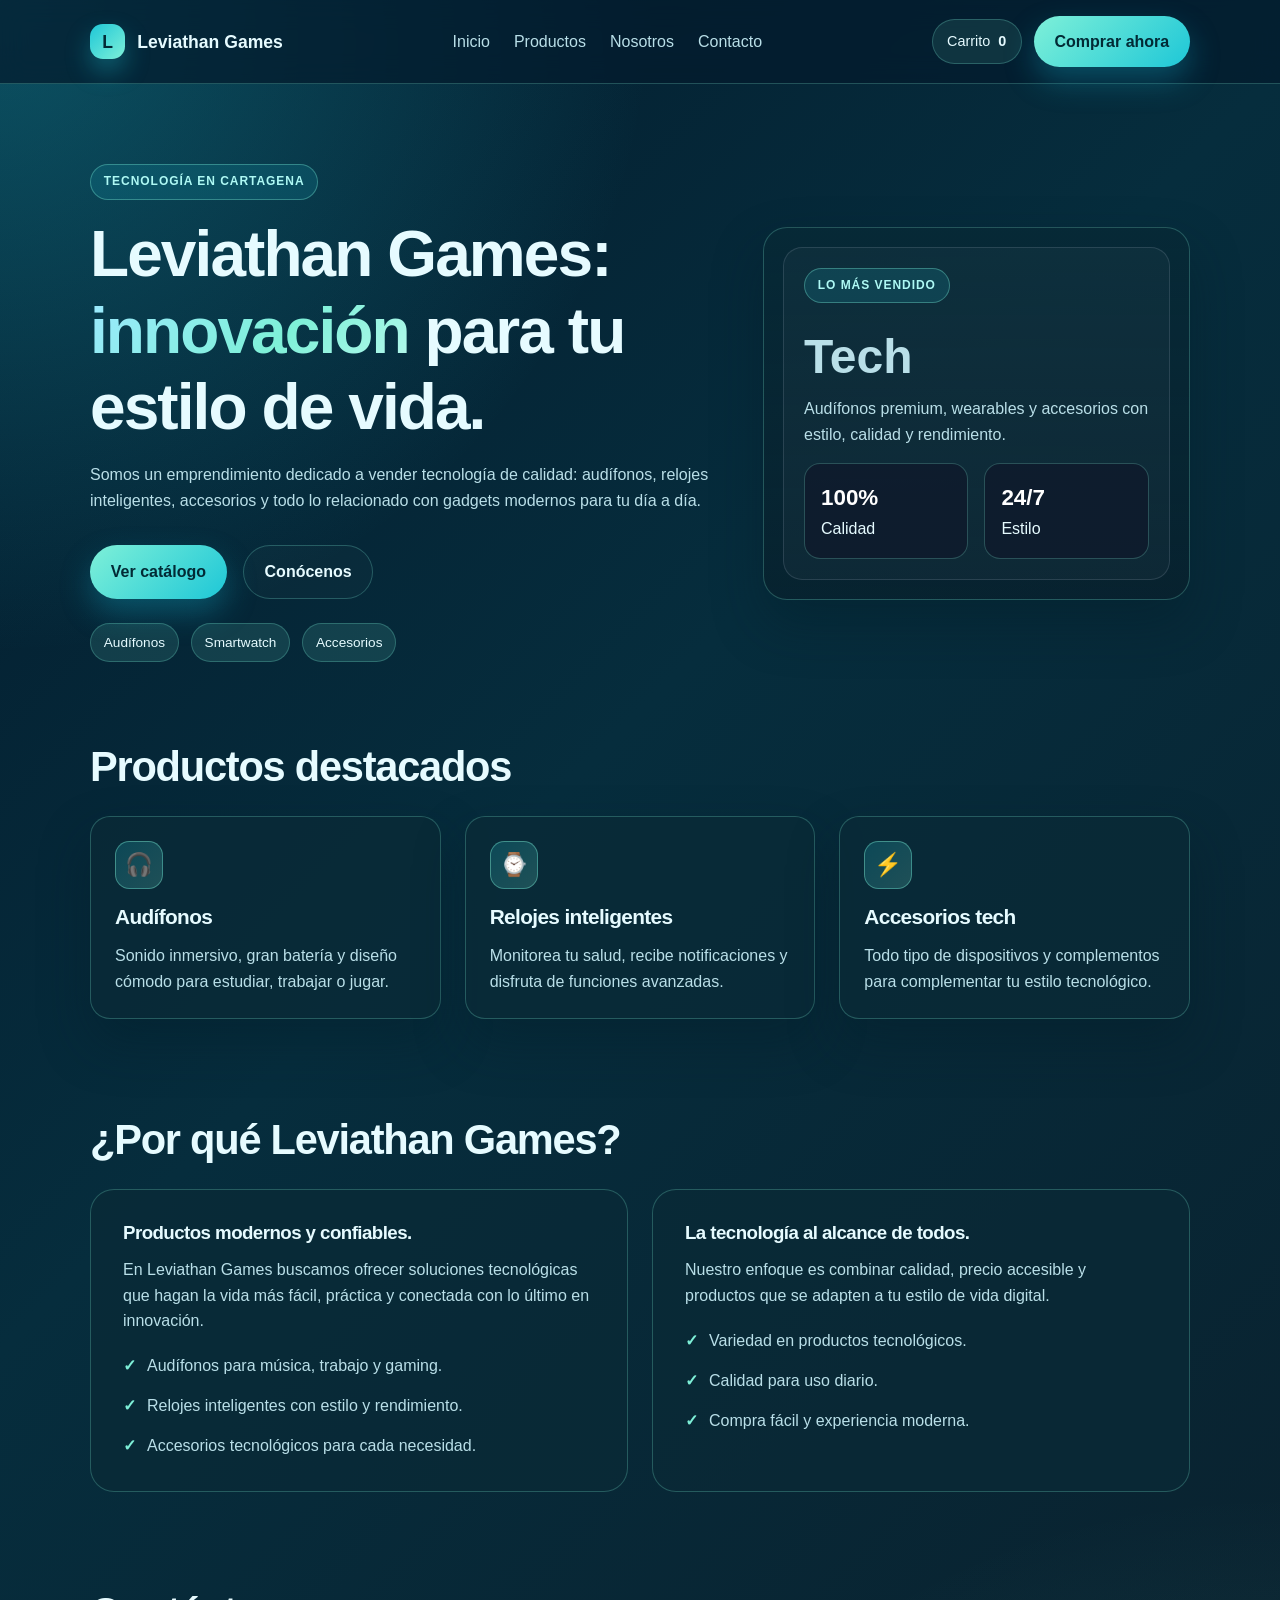
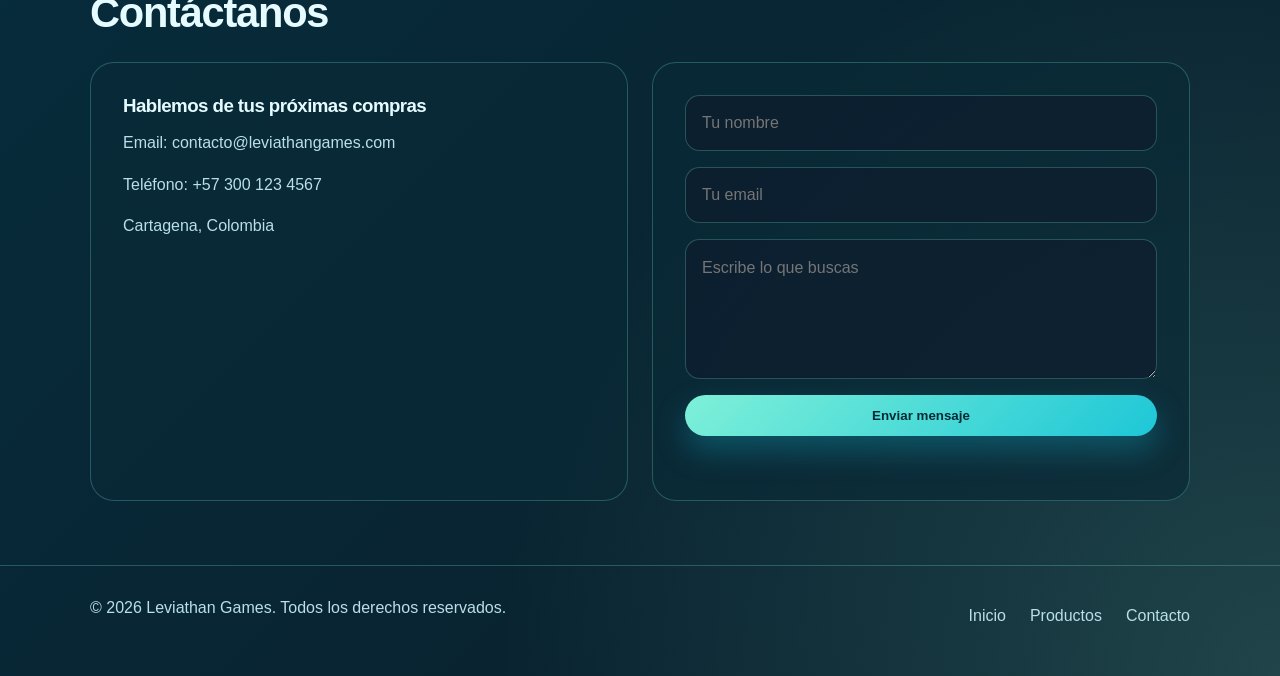
<file: index.html>
<!DOCTYPE html>
<html lang="es">
  <head>
    <meta charset="UTF-8" />
    <meta name="viewport" content="width=device-width, initial-scale=1.0" />
    <title>Leviathan Games | Tecnología en Cartagena</title>
    <meta
      name="description"
      content="Leviathan Games es un emprendimiento tecnológico en Cartagena que vende audífonos, relojes inteligentes y accesorios de última generación."
    />
    <link rel="stylesheet" href="style.css" />
  </head>
  <body>
    <header>
      <div class="container navbar">
        <div class="brand">
          <div class="brand-mark">L</div>
          <span>Leviathan Games</span>
        </div>

        <nav class="nav-links" aria-label="Navegación principal">
          <a href="#inicio">Inicio</a>
          <a href="products.html">Productos</a>
          <a href="#nosotros">Nosotros</a>
          <a href="#contacto">Contacto</a>
        </nav>

        <div class="nav-actions">
          <span class="cart-pill">Carrito <strong id="cart-count">0</strong></span>
          <a href="products.html" class="btn btn-primary">Comprar ahora</a>
        </div>
      </div>
    </header>

    <main>
      <section id="inicio" class="hero">
        <div class="container hero-grid">
          <div class="hero-copy">
            <span class="eyebrow">Tecnología en Cartagena</span>
            <h1>Leviathan Games: <span>innovación</span> para tu estilo de vida.</h1>
            <p>
              Somos un emprendimiento dedicado a vender tecnología de calidad: audífonos, relojes
              inteligentes, accesorios y todo lo relacionado con gadgets modernos para tu día a día.
            </p>

            <div class="hero-actions">
              <a href="products.html" class="btn btn-primary">Ver catálogo</a>
              <a href="#nosotros" class="btn btn-secondary">Conócenos</a>
            </div>

            <div class="featured-badges">
              <span>Audífonos</span>
              <span>Smartwatch</span>
              <span>Accesorios</span>
            </div>
          </div>

          <div class="hero-card">
            <div class="stat-panel">
              <p class="eyebrow">Lo más vendido</p>
              <p class="stat-number">Tech</p>
              <p>Audífonos premium, wearables y accesorios con estilo, calidad y rendimiento.</p>

              <div class="metric-row">
                <div class="metric-box">
                  <strong>100%</strong>
                  <span>Calidad</span>
                </div>

                <div class="metric-box">
                  <strong>24/7</strong>
                  <span>Estilo</span>
                </div>
              </div>
            </div>
          </div>
        </div>
      </section>

      <section id="productos">
        <div class="container">
          <h2 class="section-title">Productos destacados</h2>

          <div class="cards">
            <article class="card">
              <div class="card-icon">🎧</div>
              <h3>Audífonos</h3>
              <p>Sonido inmersivo, gran batería y diseño cómodo para estudiar, trabajar o jugar.</p>
            </article>

            <article class="card">
              <div class="card-icon">⌚</div>
              <h3>Relojes inteligentes</h3>
              <p>Monitorea tu salud, recibe notificaciones y disfruta de funciones avanzadas.</p>
            </article>

            <article class="card">
              <div class="card-icon">⚡</div>
              <h3>Accesorios tech</h3>
              <p>Todo tipo de dispositivos y complementos para complementar tu estilo tecnológico.</p>
            </article>
          </div>
        </div>
      </section>

      <section id="nosotros">
        <div class="container">
          <h2 class="section-title">¿Por qué Leviathan Games?</h2>

          <div class="featured">
            <div class="feature-panel">
              <h3>Productos modernos y confiables.</h3>
              <p>
                En Leviathan Games buscamos ofrecer soluciones tecnológicas que hagan la vida más fácil,
                práctica y conectada con lo último en innovación.
              </p>

              <ul>
                <li>Audífonos para música, trabajo y gaming.</li>
                <li>Relojes inteligentes con estilo y rendimiento.</li>
                <li>Accesorios tecnológicos para cada necesidad.</li>
              </ul>
            </div>

            <div class="feature-panel">
              <h3>La tecnología al alcance de todos.</h3>
              <p>
                Nuestro enfoque es combinar calidad, precio accesible y productos que se adapten a tu
                estilo de vida digital.
              </p>

              <ul>
                <li>Variedad en productos tecnológicos.</li>
                <li>Calidad para uso diario.</li>
                <li>Compra fácil y experiencia moderna.</li>
              </ul>
            </div>
          </div>
        </div>
      </section>

      <section id="contacto">
        <div class="container">
          <h2 class="section-title">Contáctanos</h2>

          <div class="featured">
            <div class="feature-panel">
              <h3>Hablemos de tus próximas compras</h3>
              <p>Email: contacto@leviathangames.com</p>
              <p>Teléfono: +57 300 123 4567</p>
              <p>Cartagena, Colombia</p>
            </div>

            <div class="feature-panel">
              <form id="contact-form">
                <input type="text" name="name" placeholder="Tu nombre" aria-label="Tu nombre" required />
                <input type="email" name="email" placeholder="Tu email" aria-label="Tu email" required />
                <textarea
                  name="message"
                  placeholder="Escribe lo que buscas"
                  aria-label="Escribe lo que buscas"
                  required
                ></textarea>
                <button type="submit" class="btn btn-primary">Enviar mensaje</button>
                <p id="form-status" aria-live="polite"></p>
              </form>
            </div>
          </div>
        </div>
      </section>
    </main>

    <footer>
      <div class="container footer-wrap">
        <p>© <span id="year"></span> Leviathan Games. Todos los derechos reservados.</p>

        <div class="nav-links">
          <a href="#inicio">Inicio</a>
          <a href="products.html">Productos</a>
          <a href="#contacto">Contacto</a>
        </div>
      </div>
    </footer>
    <script src="script.js"></script>
  </body>
</html>
</file>
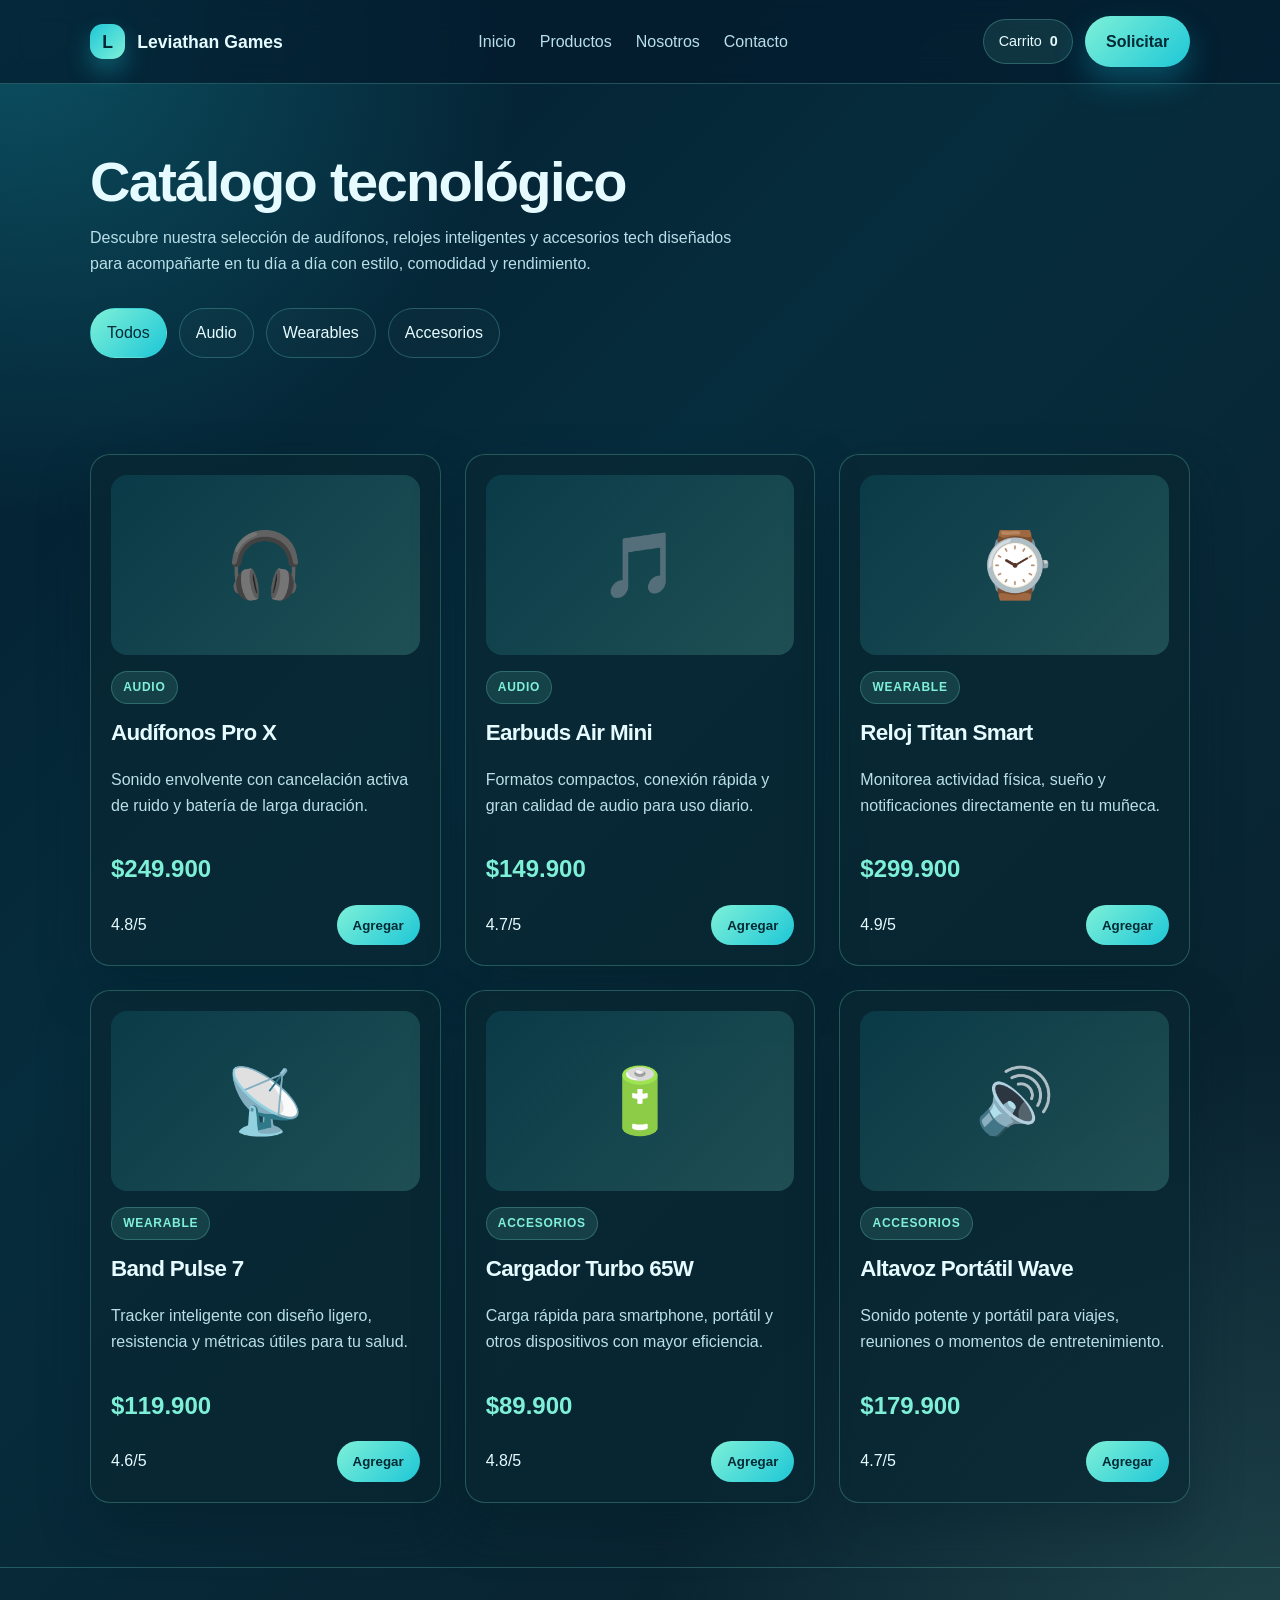
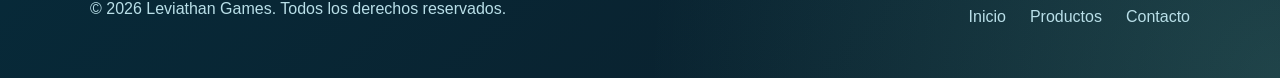
<file: products.html>
<!DOCTYPE html>
<html lang="es">
  <head>
    <meta charset="UTF-8" />
    <meta name="viewport" content="width=device-width, initial-scale=1.0" />
    <title>Leviathan Games | Catálogo de productos</title>
    <meta
      name="description"
      content="Catálogo de productos de Leviathan Games: audífonos, relojes inteligentes, accesorios y tecnología para Cartagena."
    />
    <link rel="stylesheet" href="style.css" />
  </head>
  <body>
    <header>
      <div class="container navbar">
        <div class="brand">
          <div class="brand-mark">L</div>
          <span>Leviathan Games</span>
        </div>

        <nav class="nav-links" aria-label="Navegación principal">
          <a href="index.html">Inicio</a>
          <a href="productos.html">Productos</a>
          <a href="index.html#nosotros">Nosotros</a>
          <a href="index.html#contacto">Contacto</a>
        </nav>

        <div class="nav-actions">
          <span class="cart-pill">Carrito <strong id="cart-count">0</strong></span>
          <a href="index.html#contacto" class="btn btn-primary">Solicitar</a>
        </div>
      </div>
    </header>

    <main>
      <section class="page-header">
        <div class="container">
          <h1 class="page-title">Catálogo tecnológico</h1>
          <p class="page-intro">
            Descubre nuestra selección de audífonos, relojes inteligentes y accesorios tech diseñados para
            acompañarte en tu día a día con estilo, comodidad y rendimiento.
          </p>

          <div class="filter-group" aria-label="Filtros de productos">
            <button class="filter-btn active" data-filter="all">Todos</button>
            <button class="filter-btn" data-filter="audio">Audio</button>
            <button class="filter-btn" data-filter="wearable">Wearables</button>
            <button class="filter-btn" data-filter="accesorios">Accesorios</button>
          </div>
        </div>
      </section>

      <section>
        <div class="container">
          <div class="product-grid">
            <article class="product-card" data-category="audio">
              <div class="product-visual">🎧</div>
              <span class="product-tag">Audio</span>
              <h3>Audífonos Pro X</h3>
              <p>Sonido envolvente con cancelación activa de ruido y batería de larga duración.</p>
              <p class="product-price">$249.900</p>
              <div class="product-meta">
                <span>4.8/5</span>
                <button class="product-btn" data-add-to-cart>Agregar</button>
              </div>
            </article>

            <article class="product-card" data-category="audio">
              <div class="product-visual">🎵</div>
              <span class="product-tag">Audio</span>
              <h3>Earbuds Air Mini</h3>
              <p>Formatos compactos, conexión rápida y gran calidad de audio para uso diario.</p>
              <p class="product-price">$149.900</p>
              <div class="product-meta">
                <span>4.7/5</span>
                <button class="product-btn" data-add-to-cart>Agregar</button>
              </div>
            </article>

            <article class="product-card" data-category="wearable">
              <div class="product-visual">⌚</div>
              <span class="product-tag">Wearable</span>
              <h3>Reloj Titan Smart</h3>
              <p>Monitorea actividad física, sueño y notificaciones directamente en tu muñeca.</p>
              <p class="product-price">$299.900</p>
              <div class="product-meta">
                <span>4.9/5</span>
                <button class="product-btn" data-add-to-cart>Agregar</button>
              </div>
            </article>

            <article class="product-card" data-category="wearable">
              <div class="product-visual">📡</div>
              <span class="product-tag">Wearable</span>
              <h3>Band Pulse 7</h3>
              <p>Tracker inteligente con diseño ligero, resistencia y métricas útiles para tu salud.</p>
              <p class="product-price">$119.900</p>
              <div class="product-meta">
                <span>4.6/5</span>
                <button class="product-btn" data-add-to-cart>Agregar</button>
              </div>
            </article>

            <article class="product-card" data-category="accesorios">
              <div class="product-visual">🔋</div>
              <span class="product-tag">Accesorios</span>
              <h3>Cargador Turbo 65W</h3>
              <p>Carga rápida para smartphone, portátil y otros dispositivos con mayor eficiencia.</p>
              <p class="product-price">$89.900</p>
              <div class="product-meta">
                <span>4.8/5</span>
                <button class="product-btn" data-add-to-cart>Agregar</button>
              </div>
            </article>

            <article class="product-card" data-category="accesorios">
              <div class="product-visual">🔊</div>
              <span class="product-tag">Accesorios</span>
              <h3>Altavoz Portátil Wave</h3>
              <p>Sonido potente y portátil para viajes, reuniones o momentos de entretenimiento.</p>
              <p class="product-price">$179.900</p>
              <div class="product-meta">
                <span>4.7/5</span>
                <button class="product-btn" data-add-to-cart>Agregar</button>
              </div>
            </article>
          </div>
        </div>
      </section>
    </main>

    <footer>
      <div class="container footer-wrap">
        <p>© <span id="year"></span> Leviathan Games. Todos los derechos reservados.</p>

        <div class="nav-links">
          <a href="index.html">Inicio</a>
          <a href="productos.html">Productos</a>
          <a href="index.html#contacto">Contacto</a>
        </div>
      </div>
    </footer>

    <script src="script.js"></script>
  </body>
</html>
</file>
<file: style.css>
:root {
  --bg: #031b2d;
  --bg-soft: #05263d;
  --bg-alt: #0a3b4a;
  --panel: rgba(7, 32, 43, 0.78);
  --panel-strong: #0d4c5d;
  --card: #eafcff;
  --text: #e6fbff;
  --muted: #b9dfe8;
  --primary: #1ec7d7;
  --primary-strong: #10a6c2;
  --secondary: #7ef0d8;
  --accent: #f7b267;
  --border: rgba(126, 240, 216, 0.25);
  --shadow: 0 24px 50px rgba(2, 27, 39, 0.36);
}

* {
  box-sizing: border-box;
}

html {
  scroll-behavior: smooth;
}

body {
  margin: 0;
  min-height: 100vh;
  font-family: "Segoe UI", Tahoma, Geneva, Verdana, sans-serif;
  color: var(--text);
  background:
    radial-gradient(circle at top left, rgba(30, 199, 215, 0.32), transparent 25%),
    radial-gradient(circle at bottom right, rgba(126, 240, 216, 0.18), transparent 30%),
    linear-gradient(135deg, var(--bg) 0%, #062d3d 38%, #0b1e2a 100%);
  line-height: 1.6;
}

img {
  max-width: 100%;
  display: block;
}

a {
  color: inherit;
  text-decoration: none;
}

h1,
h2,
h3,
h4,
h5,
h6 {
  margin: 0 0 0.8rem;
  line-height: 1.2;
  letter-spacing: -0.03em;
}

p {
  margin: 0 0 1rem;
  color: var(--muted);
}

.container {
  width: min(1100px, calc(100% - 2rem));
  margin: 0 auto;
}

header {
  position: sticky;
  top: 0;
  z-index: 20;
  backdrop-filter: blur(14px);
  background: rgba(3, 27, 45, 0.72);
  border-bottom: 1px solid var(--border);
}

.navbar {
  display: flex;
  align-items: center;
  justify-content: space-between;
  gap: 1rem;
  padding: 1rem 0;
}

.brand {
  display: flex;
  align-items: center;
  gap: 0.75rem;
  font-weight: 700;
  font-size: 1.1rem;
}

.brand-mark {
  width: 2.2rem;
  height: 2.2rem;
  border-radius: 0.8rem;
  display: grid;
  place-items: center;
  background: linear-gradient(135deg, var(--primary), var(--secondary));
  color: #022a35;
  font-weight: 800;
  box-shadow: 0 12px 25px rgba(30, 199, 215, 0.35);
}

.nav-links {
  display: flex;
  gap: 1.5rem;
  align-items: center;
  color: var(--muted);
}

.nav-links a {
  transition: color 0.2s ease;
}

.nav-links a:hover {
  color: var(--text);
}

.nav-actions {
  display: flex;
  align-items: center;
  gap: 0.75rem;
}

.cart-pill {
  display: inline-flex;
  align-items: center;
  gap: 0.5rem;
  padding: 0.6rem 0.9rem;
  border-radius: 999px;
  background: rgba(126, 240, 216, 0.1);
  border: 1px solid var(--border);
  color: var(--text);
  font-size: 0.9rem;
}

.btn {
  display: inline-flex;
  align-items: center;
  justify-content: center;
  gap: 0.5rem;
  padding: 0.8rem 1.3rem;
  border: none;
  border-radius: 999px;
  font-weight: 600;
  cursor: pointer;
  transition: transform 0.2s ease, box-shadow 0.2s ease, opacity 0.2s ease;
}

.btn:hover {
  transform: translateY(-2px);
}

.btn-primary {
  color: #022a35;
  background: linear-gradient(135deg, var(--secondary), var(--primary));
  box-shadow: 0 14px 30px rgba(16, 166, 194, 0.35);
}

.btn-secondary {
  color: var(--text);
  border: 1px solid var(--border);
  background: rgba(255, 255, 255, 0.02);
}

.hero {
  padding: 5rem 0 3rem;
}

.hero-grid {
  display: grid;
  grid-template-columns: 1.2fr 0.8fr;
  align-items: center;
  gap: 2rem;
}

.eyebrow {
  display: inline-block;
  margin-bottom: 1rem;
  padding: 0.45rem 0.8rem;
  border-radius: 999px;
  font-size: 0.75rem;
  font-weight: 700;
  letter-spacing: 0.08em;
  text-transform: uppercase;
  color: #aef9f4;
  background: rgba(30, 199, 215, 0.14);
  border: 1px solid rgba(126, 240, 216, 0.35);
}

.hero h1 {
  font-size: clamp(2.5rem, 5vw, 4.5rem);
  margin-bottom: 1rem;
}

.hero h1 span {
  background: linear-gradient(135deg, #9ce9ff, #7ef0d8 60%, #b5f9ec);
  -webkit-background-clip: text;
  background-clip: text;
  color: transparent;
}

.hero-actions {
  display: flex;
  flex-wrap: wrap;
  gap: 1rem;
  margin-top: 2rem;
}

.featured-badges {
  display: flex;
  flex-wrap: wrap;
  gap: 0.75rem;
  margin-top: 1.5rem;
}

.featured-badges span {
  padding: 0.5rem 0.8rem;
  border-radius: 999px;
  background: rgba(126, 240, 216, 0.12);
  border: 1px solid var(--border);
  color: var(--text);
  font-size: 0.85rem;
}

.hero-card {
  position: relative;
  padding: 1.2rem;
  border-radius: 1.5rem;
  background: linear-gradient(180deg, rgba(7, 41, 54, 0.88), rgba(8, 31, 43, 0.7));
  border: 1px solid var(--border);
  box-shadow: var(--shadow);
}

.stat-panel {
  padding: 1.25rem;
  border-radius: 1.2rem;
  background: rgba(255, 255, 255, 0.03);
  border: 1px solid rgba(148, 163, 184, 0.2);
}

.stat-number {
  font-size: clamp(2rem, 4vw, 3rem);
  font-weight: 800;
  margin: 0;
}

.metric-row {
  display: flex;
  justify-content: space-between;
  gap: 1rem;
  margin-top: 1rem;
}

.metric-box {
  flex: 1;
  padding: 1rem;
  border-radius: 1rem;
  background: rgba(15, 23, 42, 0.7);
  border: 1px solid var(--border);
}

.metric-box strong {
  display: block;
  font-size: 1.4rem;
  color: white;
}

section {
  padding: 2rem 0 4rem;
}

.section-title {
  margin-bottom: 1.5rem;
  font-size: clamp(1.8rem, 4vw, 2.6rem);
}

.cards {
  display: grid;
  grid-template-columns: repeat(3, minmax(0, 1fr));
  gap: 1.5rem;
}

.card {
  padding: 1.5rem;
  border-radius: 1.25rem;
  background: rgba(10, 42, 55, 0.72);
  border: 1px solid var(--border);
  box-shadow: var(--shadow);
}

.card-icon {
  width: 3rem;
  height: 3rem;
  display: grid;
  place-items: center;
  border-radius: 0.9rem;
  margin-bottom: 1rem;
  background: linear-gradient(135deg, rgba(30, 199, 215, 0.2), rgba(126, 240, 216, 0.2));
  border: 1px solid rgba(126, 240, 216, 0.4);
  font-size: 1.4rem;
}

.card h3 {
  font-size: 1.3rem;
}

.card p {
  margin-bottom: 0;
}

.featured {
  display: grid;
  grid-template-columns: 1fr 1fr;
  gap: 1.5rem;
  align-items: stretch;
}

.feature-panel {
  padding: 2rem;
  border-radius: 1.5rem;
  border: 1px solid var(--border);
  background: rgba(10, 42, 55, 0.72);
}

.feature-panel ul {
  list-style: none;
  padding: 0;
  margin: 1.2rem 0 0;
  display: grid;
  gap: 0.9rem;
}

.feature-panel li {
  position: relative;
  padding-left: 1.5rem;
  color: var(--muted);
}

.feature-panel li::before {
  content: "✓";
  position: absolute;
  left: 0;
  top: 0;
  color: var(--secondary);
  font-weight: 700;
}

form {
  display: grid;
  gap: 1rem;
}

input,
textarea {
  width: 100%;
  padding: 0.9rem 1rem;
  border: 1px solid var(--border);
  border-radius: 0.9rem;
  background: rgba(15, 23, 42, 0.5);
  color: var(--text);
  font: inherit;
  outline: none;
}

input:focus,
textarea:focus {
  border-color: rgba(30, 199, 215, 0.8);
  box-shadow: 0 0 0 4px rgba(30, 199, 215, 0.12);
}

textarea {
  min-height: 140px;
  resize: vertical;
}

.page-header {
  padding: 4rem 0 2rem;
}

.page-title {
  margin-bottom: 0.6rem;
  font-size: clamp(2.2rem, 5vw, 3.5rem);
}

.page-intro {
  max-width: 650px;
  margin: 0 0 2rem;
  color: var(--muted);
}

.filter-group {
  display: flex;
  flex-wrap: wrap;
  gap: 0.75rem;
  margin-bottom: 2rem;
}

.filter-btn {
  border: 1px solid var(--border);
  background: rgba(255, 255, 255, 0.02);
  color: var(--text);
  padding: 0.7rem 1rem;
  border-radius: 999px;
  cursor: pointer;
  font: inherit;
}

.filter-btn.active {
  background: linear-gradient(135deg, var(--secondary), var(--primary));
  color: #022a35;
  border-color: transparent;
}

.product-grid {
  display: grid;
  grid-template-columns: repeat(3, minmax(0, 1fr));
  gap: 1.5rem;
}

.product-card {
  display: flex;
  flex-direction: column;
  gap: 1rem;
  padding: 1.25rem;
  border-radius: 1.25rem;
  background: rgba(9, 39, 51, 0.72);
  border: 1px solid var(--border);
  box-shadow: var(--shadow);
  transition: transform 0.2s ease, border-color 0.2s ease;
}

.product-card:hover {
  transform: translateY(-4px);
  border-color: rgba(126, 240, 216, 0.45);
}

.product-visual {
  min-height: 180px;
  display: grid;
  place-items: center;
  border-radius: 1rem;
  background: linear-gradient(135deg, rgba(30, 199, 215, 0.12), rgba(126, 240, 216, 0.2));
  font-size: 4rem;
}

.product-tag {
  display: inline-block;
  width: max-content;
  padding: 0.35rem 0.7rem;
  border-radius: 999px;
  font-size: 0.75rem;
  font-weight: 700;
  text-transform: uppercase;
  letter-spacing: 0.06em;
  background: rgba(126, 240, 216, 0.12);
  color: var(--secondary);
  border: 1px solid rgba(126, 240, 216, 0.25);
}

.product-card h3 {
  margin-bottom: 0.3rem;
  font-size: 1.4rem;
}

.product-price {
  color: var(--secondary);
  font-size: 1.5rem;
  font-weight: 800;
  margin: 0;
}

.product-meta {
  display: flex;
  justify-content: space-between;
  align-items: center;
  gap: 1rem;
  margin-top: auto;
}

.product-btn {
  border: none;
  border-radius: 999px;
  background: linear-gradient(135deg, var(--secondary), var(--primary));
  color: #022a35;
  font-weight: 700;
  padding: 0.8rem 1rem;
  cursor: pointer;
}

.product-hidden {
  display: none;
}

footer {
  padding: 1.8rem 0 2.5rem;
  color: var(--muted);
  border-top: 1px solid var(--border);
}

.footer-wrap {
  display: flex;
  justify-content: space-between;
  align-items: center;
  gap: 1rem;
  flex-wrap: wrap;
}

@media (max-width: 820px) {
  .hero-grid,
  .cards,
  .featured,
  .product-grid {
    grid-template-columns: 1fr;
  }

  .nav-links {
    display: none;
  }

  .navbar {
    justify-content: center;
    flex-wrap: wrap;
  }

  .nav-actions {
    width: 100%;
    justify-content: center;
  }

  .hero {
    padding-top: 3.5rem;
  }
}
</file>
